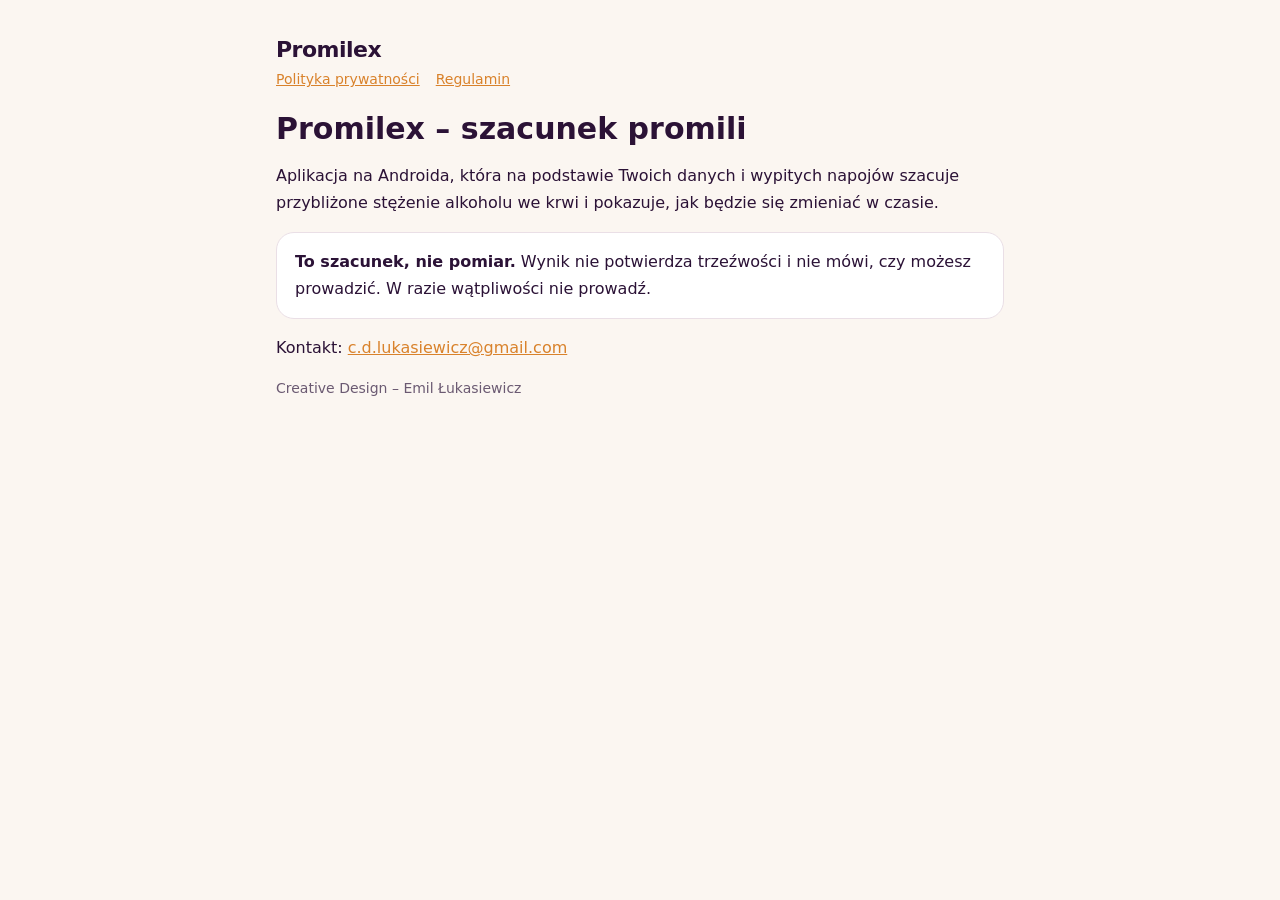
<file: index.html>
<!doctype html><html lang="pl"><head><meta charset="utf-8"><meta name="viewport" content="width=device-width,initial-scale=1">
<title>Promilex</title><link rel="stylesheet" href="style.css"></head><body><main>
<a class="logo" href="./">Promilex</a>
<nav><a href="polityka-prywatnosci.html">Polityka prywatności</a><a href="regulamin.html">Regulamin</a></nav>
<h1>Promilex – szacunek promili</h1>
<p>Aplikacja na Androida, która na podstawie Twoich danych i wypitych napojów szacuje przybliżone stężenie alkoholu we krwi i pokazuje, jak będzie się zmieniać w czasie.</p>
<div class="card"><strong>To szacunek, nie pomiar.</strong> Wynik nie potwierdza trzeźwości i nie mówi, czy możesz prowadzić. W razie wątpliwości nie prowadź.</div>
<p>Kontakt: <a href="mailto:c.d.lukasiewicz@gmail.com">c.d.lukasiewicz@gmail.com</a></p>
<p class="mut">Creative Design – Emil Łukasiewicz</p>
</main></body></html>
</file>
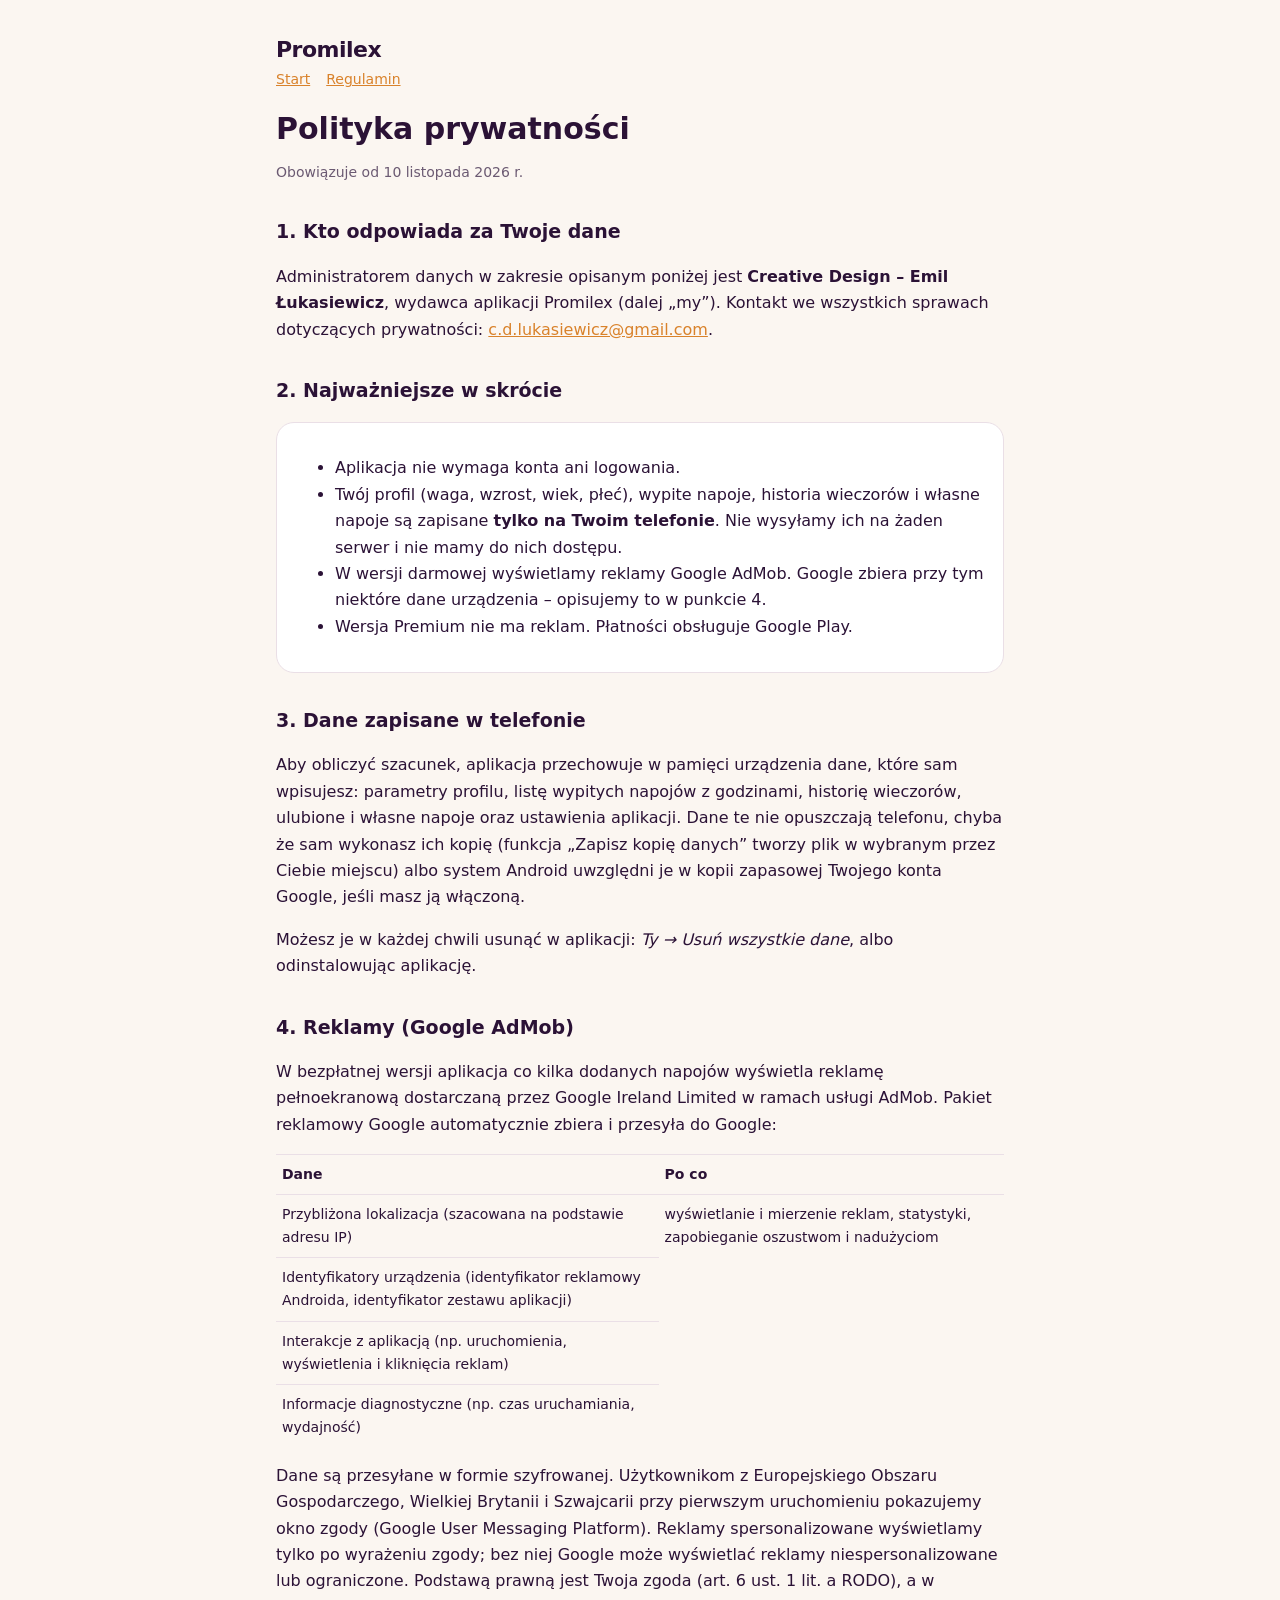
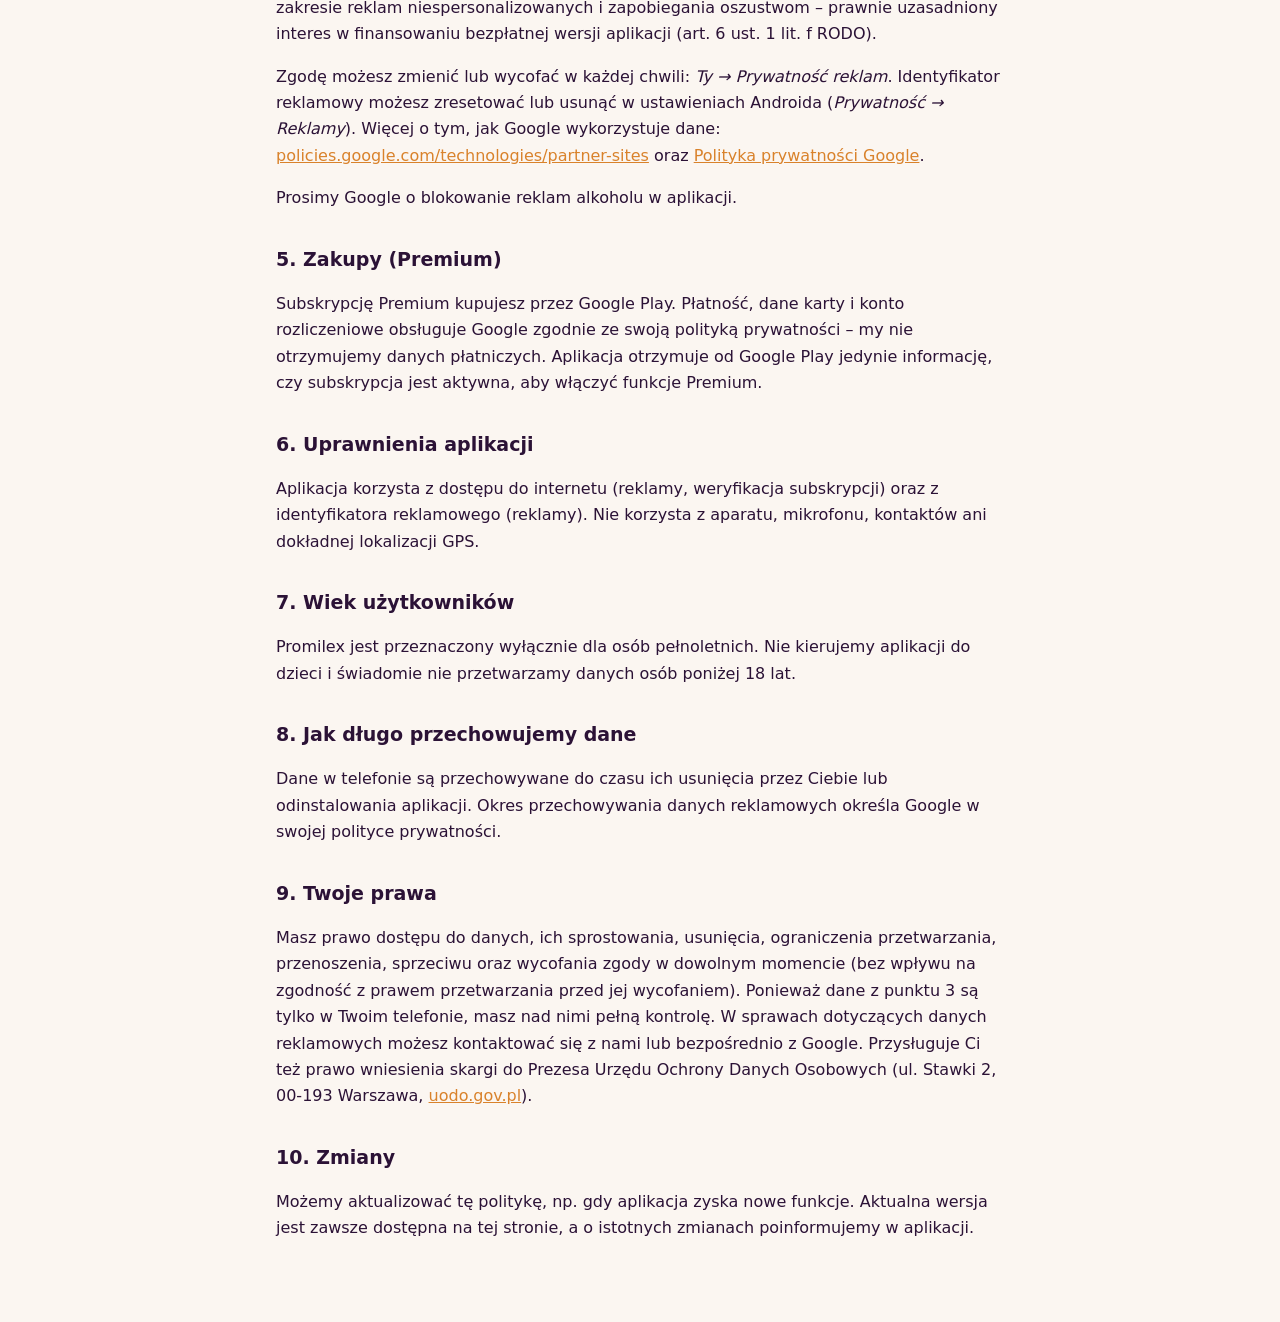
<file: polityka-prywatnosci.html>
<!doctype html><html lang="pl"><head><meta charset="utf-8"><meta name="viewport" content="width=device-width,initial-scale=1">
<title>Polityka prywatności – Promilex</title><link rel="stylesheet" href="style.css"></head><body><main>
<a class="logo" href="./">Promilex</a>
<nav><a href="./">Start</a><a href="regulamin.html">Regulamin</a></nav>
<h1>Polityka prywatności</h1>
<p class="mut">Obowiązuje od 10 listopada 2026 r.</p>

<h2>1. Kto odpowiada za Twoje dane</h2>
<p>Administratorem danych w zakresie opisanym poniżej jest <strong>Creative Design – Emil Łukasiewicz</strong>, wydawca aplikacji Promilex (dalej „my”). Kontakt we wszystkich sprawach dotyczących prywatności: <a href="mailto:c.d.lukasiewicz@gmail.com">c.d.lukasiewicz@gmail.com</a>.</p>

<h2>2. Najważniejsze w skrócie</h2>
<div class="card"><ul>
<li>Aplikacja nie wymaga konta ani logowania.</li>
<li>Twój profil (waga, wzrost, wiek, płeć), wypite napoje, historia wieczorów i własne napoje są zapisane <strong>tylko na Twoim telefonie</strong>. Nie wysyłamy ich na żaden serwer i nie mamy do nich dostępu.</li>
<li>W wersji darmowej wyświetlamy reklamy Google AdMob. Google zbiera przy tym niektóre dane urządzenia – opisujemy to w punkcie 4.</li>
<li>Wersja Premium nie ma reklam. Płatności obsługuje Google Play.</li>
</ul></div>

<h2>3. Dane zapisane w telefonie</h2>
<p>Aby obliczyć szacunek, aplikacja przechowuje w pamięci urządzenia dane, które sam wpisujesz: parametry profilu, listę wypitych napojów z godzinami, historię wieczorów, ulubione i własne napoje oraz ustawienia aplikacji. Dane te nie opuszczają telefonu, chyba że sam wykonasz ich kopię (funkcja „Zapisz kopię danych” tworzy plik w wybranym przez Ciebie miejscu) albo system Android uwzględni je w kopii zapasowej Twojego konta Google, jeśli masz ją włączoną.</p>
<p>Możesz je w każdej chwili usunąć w aplikacji: <em>Ty → Usuń wszystkie dane</em>, albo odinstalowując aplikację.</p>

<h2>4. Reklamy (Google AdMob)</h2>
<p>W bezpłatnej wersji aplikacja co kilka dodanych napojów wyświetla reklamę pełnoekranową dostarczaną przez Google Ireland Limited w ramach usługi AdMob. Pakiet reklamowy Google automatycznie zbiera i przesyła do Google:</p>
<table>
<tr><th>Dane</th><th>Po co</th></tr>
<tr><td>Przybliżona lokalizacja (szacowana na podstawie adresu IP)</td><td rowspan="4">wyświetlanie i mierzenie reklam, statystyki, zapobieganie oszustwom i nadużyciom</td></tr>
<tr><td>Identyfikatory urządzenia (identyfikator reklamowy Androida, identyfikator zestawu aplikacji)</td></tr>
<tr><td>Interakcje z aplikacją (np. uruchomienia, wyświetlenia i kliknięcia reklam)</td></tr>
<tr><td>Informacje diagnostyczne (np. czas uruchamiania, wydajność)</td></tr>
</table>
<p>Dane są przesyłane w formie szyfrowanej. Użytkownikom z Europejskiego Obszaru Gospodarczego, Wielkiej Brytanii i Szwajcarii przy pierwszym uruchomieniu pokazujemy okno zgody (Google User Messaging Platform). Reklamy spersonalizowane wyświetlamy tylko po wyrażeniu zgody; bez niej Google może wyświetlać reklamy niespersonalizowane lub ograniczone. Podstawą prawną jest Twoja zgoda (art. 6 ust. 1 lit. a RODO), a w zakresie reklam niespersonalizowanych i zapobiegania oszustwom – prawnie uzasadniony interes w finansowaniu bezpłatnej wersji aplikacji (art. 6 ust. 1 lit. f RODO).</p>
<p>Zgodę możesz zmienić lub wycofać w każdej chwili: <em>Ty → Prywatność reklam</em>. Identyfikator reklamowy możesz zresetować lub usunąć w ustawieniach Androida (<em>Prywatność → Reklamy</em>). Więcej o tym, jak Google wykorzystuje dane: <a href="https://policies.google.com/technologies/partner-sites?hl=pl">policies.google.com/technologies/partner-sites</a> oraz <a href="https://policies.google.com/privacy?hl=pl">Polityka prywatności Google</a>.</p>
<p>Prosimy Google o blokowanie reklam alkoholu w aplikacji.</p>

<h2>5. Zakupy (Premium)</h2>
<p>Subskrypcję Premium kupujesz przez Google Play. Płatność, dane karty i konto rozliczeniowe obsługuje Google zgodnie ze swoją polityką prywatności – my nie otrzymujemy danych płatniczych. Aplikacja otrzymuje od Google Play jedynie informację, czy subskrypcja jest aktywna, aby włączyć funkcje Premium.</p>

<h2>6. Uprawnienia aplikacji</h2>
<p>Aplikacja korzysta z dostępu do internetu (reklamy, weryfikacja subskrypcji) oraz z identyfikatora reklamowego (reklamy). Nie korzysta z aparatu, mikrofonu, kontaktów ani dokładnej lokalizacji GPS.</p>

<h2>7. Wiek użytkowników</h2>
<p>Promilex jest przeznaczony wyłącznie dla osób pełnoletnich. Nie kierujemy aplikacji do dzieci i świadomie nie przetwarzamy danych osób poniżej 18 lat.</p>

<h2>8. Jak długo przechowujemy dane</h2>
<p>Dane w telefonie są przechowywane do czasu ich usunięcia przez Ciebie lub odinstalowania aplikacji. Okres przechowywania danych reklamowych określa Google w swojej polityce prywatności.</p>

<h2>9. Twoje prawa</h2>
<p>Masz prawo dostępu do danych, ich sprostowania, usunięcia, ograniczenia przetwarzania, przenoszenia, sprzeciwu oraz wycofania zgody w dowolnym momencie (bez wpływu na zgodność z prawem przetwarzania przed jej wycofaniem). Ponieważ dane z punktu 3 są tylko w Twoim telefonie, masz nad nimi pełną kontrolę. W sprawach dotyczących danych reklamowych możesz kontaktować się z nami lub bezpośrednio z Google. Przysługuje Ci też prawo wniesienia skargi do Prezesa Urzędu Ochrony Danych Osobowych (ul. Stawki 2, 00-193 Warszawa, <a href="https://uodo.gov.pl">uodo.gov.pl</a>).</p>

<h2>10. Zmiany</h2>
<p>Możemy aktualizować tę politykę, np. gdy aplikacja zyska nowe funkcje. Aktualna wersja jest zawsze dostępna na tej stronie, a o istotnych zmianach poinformujemy w aplikacji.</p>
</main></body></html>
</file>
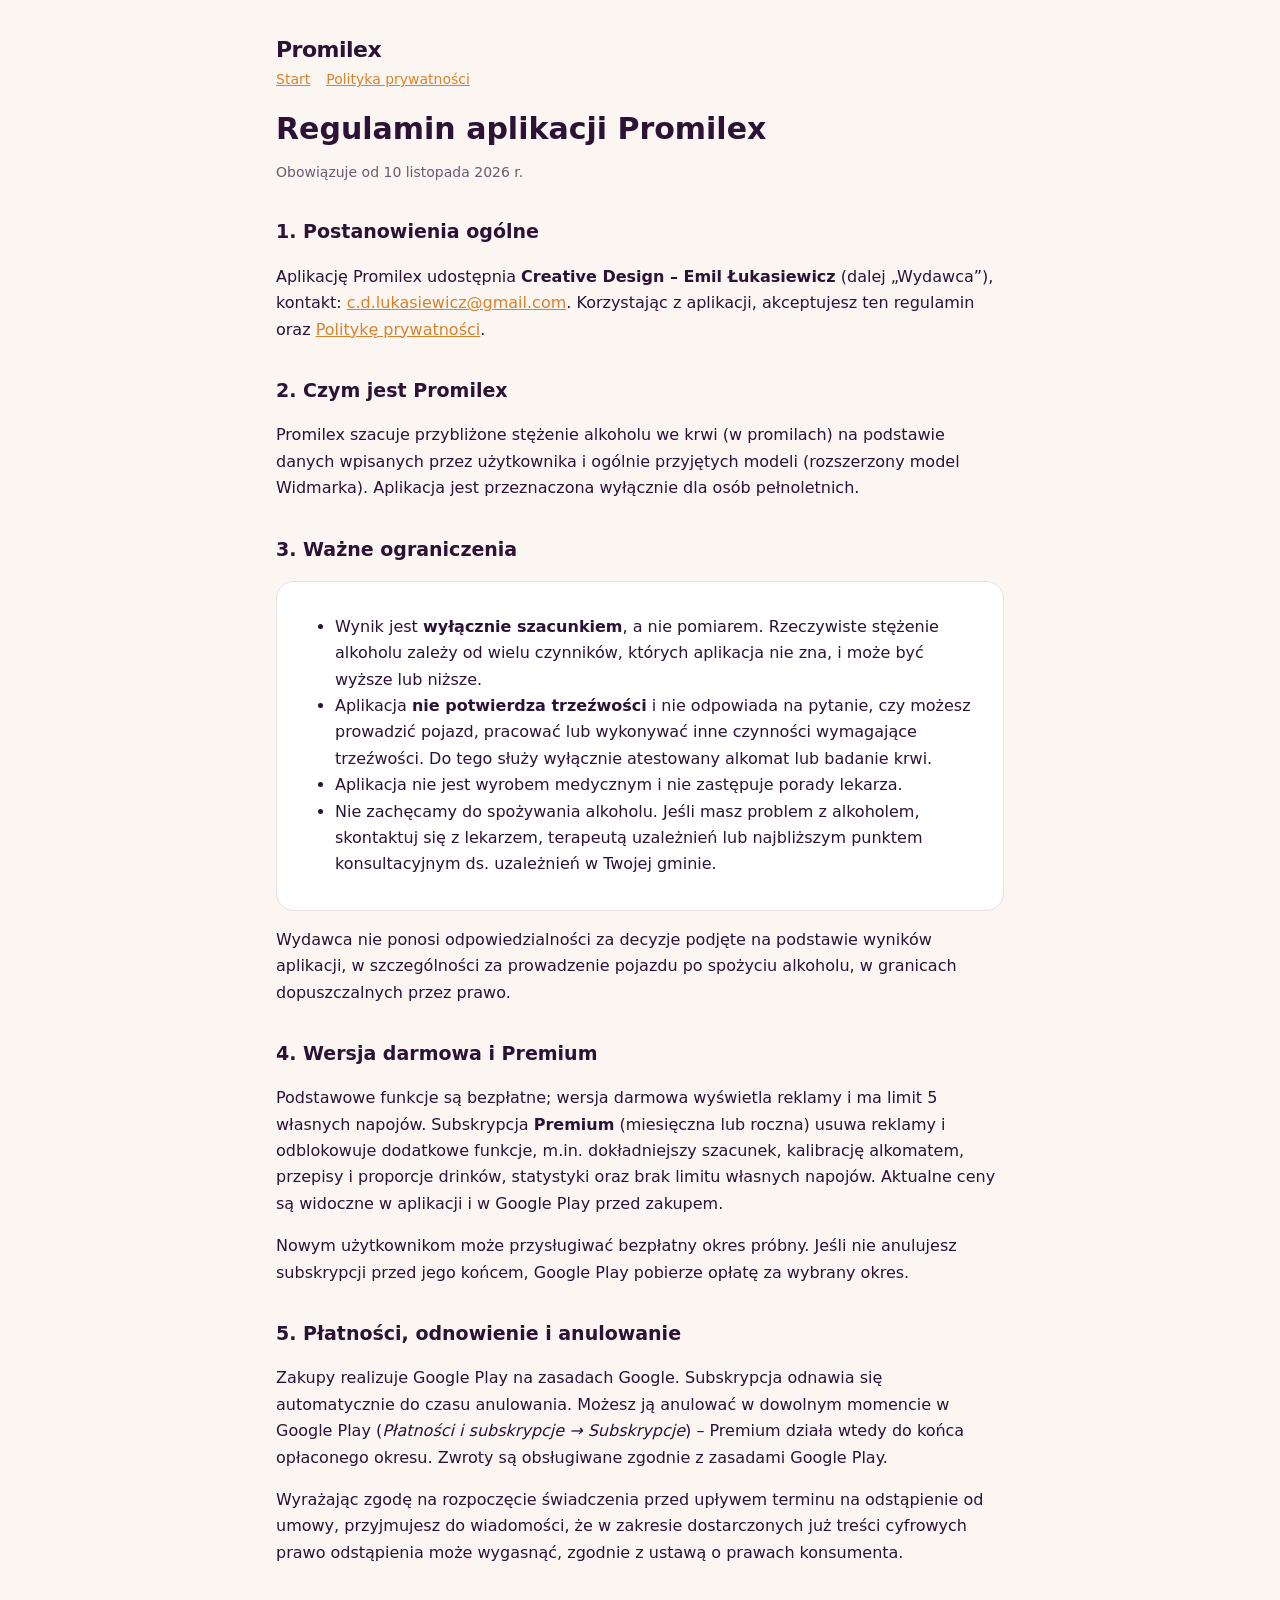
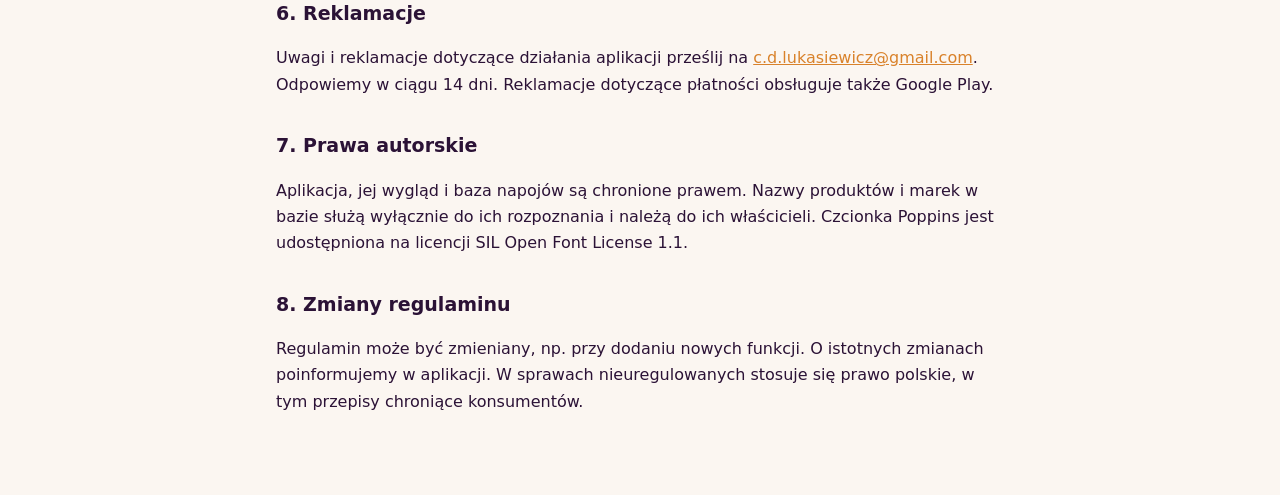
<file: regulamin.html>
<!doctype html><html lang="pl"><head><meta charset="utf-8"><meta name="viewport" content="width=device-width,initial-scale=1">
<title>Regulamin – Promilex</title><link rel="stylesheet" href="style.css"></head><body><main>
<a class="logo" href="./">Promilex</a>
<nav><a href="./">Start</a><a href="polityka-prywatnosci.html">Polityka prywatności</a></nav>
<h1>Regulamin aplikacji Promilex</h1>
<p class="mut">Obowiązuje od 10 listopada 2026 r.</p>

<h2>1. Postanowienia ogólne</h2>
<p>Aplikację Promilex udostępnia <strong>Creative Design – Emil Łukasiewicz</strong> (dalej „Wydawca”), kontakt: <a href="mailto:c.d.lukasiewicz@gmail.com">c.d.lukasiewicz@gmail.com</a>. Korzystając z aplikacji, akceptujesz ten regulamin oraz <a href="polityka-prywatnosci.html">Politykę prywatności</a>.</p>

<h2>2. Czym jest Promilex</h2>
<p>Promilex szacuje przybliżone stężenie alkoholu we krwi (w promilach) na podstawie danych wpisanych przez użytkownika i ogólnie przyjętych modeli (rozszerzony model Widmarka). Aplikacja jest przeznaczona wyłącznie dla osób pełnoletnich.</p>

<h2>3. Ważne ograniczenia</h2>
<div class="card"><ul>
<li>Wynik jest <strong>wyłącznie szacunkiem</strong>, a nie pomiarem. Rzeczywiste stężenie alkoholu zależy od wielu czynników, których aplikacja nie zna, i może być wyższe lub niższe.</li>
<li>Aplikacja <strong>nie potwierdza trzeźwości</strong> i nie odpowiada na pytanie, czy możesz prowadzić pojazd, pracować lub wykonywać inne czynności wymagające trzeźwości. Do tego służy wyłącznie atestowany alkomat lub badanie krwi.</li>
<li>Aplikacja nie jest wyrobem medycznym i nie zastępuje porady lekarza.</li>
<li>Nie zachęcamy do spożywania alkoholu. Jeśli masz problem z alkoholem, skontaktuj się z lekarzem, terapeutą uzależnień lub najbliższym punktem konsultacyjnym ds. uzależnień w Twojej gminie.</li>
</ul></div>
<p>Wydawca nie ponosi odpowiedzialności za decyzje podjęte na podstawie wyników aplikacji, w szczególności za prowadzenie pojazdu po spożyciu alkoholu, w granicach dopuszczalnych przez prawo.</p>

<h2>4. Wersja darmowa i Premium</h2>
<p>Podstawowe funkcje są bezpłatne; wersja darmowa wyświetla reklamy i ma limit 5 własnych napojów. Subskrypcja <strong>Premium</strong> (miesięczna lub roczna) usuwa reklamy i odblokowuje dodatkowe funkcje, m.in. dokładniejszy szacunek, kalibrację alkomatem, przepisy i proporcje drinków, statystyki oraz brak limitu własnych napojów. Aktualne ceny są widoczne w aplikacji i w Google Play przed zakupem.</p>
<p>Nowym użytkownikom może przysługiwać bezpłatny okres próbny. Jeśli nie anulujesz subskrypcji przed jego końcem, Google Play pobierze opłatę za wybrany okres.</p>

<h2>5. Płatności, odnowienie i anulowanie</h2>
<p>Zakupy realizuje Google Play na zasadach Google. Subskrypcja odnawia się automatycznie do czasu anulowania. Możesz ją anulować w dowolnym momencie w Google Play (<em>Płatności i subskrypcje → Subskrypcje</em>) – Premium działa wtedy do końca opłaconego okresu. Zwroty są obsługiwane zgodnie z zasadami Google Play.</p>
<p>Wyrażając zgodę na rozpoczęcie świadczenia przed upływem terminu na odstąpienie od umowy, przyjmujesz do wiadomości, że w zakresie dostarczonych już treści cyfrowych prawo odstąpienia może wygasnąć, zgodnie z ustawą o prawach konsumenta.</p>

<h2>6. Reklamacje</h2>
<p>Uwagi i reklamacje dotyczące działania aplikacji prześlij na <a href="mailto:c.d.lukasiewicz@gmail.com">c.d.lukasiewicz@gmail.com</a>. Odpowiemy w ciągu 14 dni. Reklamacje dotyczące płatności obsługuje także Google Play.</p>

<h2>7. Prawa autorskie</h2>
<p>Aplikacja, jej wygląd i baza napojów są chronione prawem. Nazwy produktów i marek w bazie służą wyłącznie do ich rozpoznania i należą do ich właścicieli. Czcionka Poppins jest udostępniona na licencji SIL Open Font License 1.1.</p>

<h2>8. Zmiany regulaminu</h2>
<p>Regulamin może być zmieniany, np. przy dodaniu nowych funkcji. O istotnych zmianach poinformujemy w aplikacji. W sprawach nieuregulowanych stosuje się prawo polskie, w tym przepisy chroniące konsumentów.</p>
</main></body></html>
</file>
<file: style.css>
:root{--bg:#fbf6f1;--fg:#2b1236;--mut:#6b5a72;--card:#fff;--acc:#d9822b;--line:#eadfe6}
@media (prefers-color-scheme:dark){:root{--bg:#1c0f22;--fg:#f6ece2;--mut:#c4b3cc;--card:#28162f;--acc:#ffb53d;--line:#3a2643}}
*{box-sizing:border-box}body{margin:0;background:var(--bg);color:var(--fg);font:16px/1.65 Poppins,system-ui,-apple-system,"Segoe UI",sans-serif}
main{max-width:760px;margin:0 auto;padding:32px 16px 64px}
h1{font-size:30px;line-height:1.2;margin:8px 0 4px}h2{font-size:19px;margin:32px 0 8px}
p,li{color:var(--fg)}.mut{color:var(--mut);font-size:14px}a{color:var(--acc)}
.card{background:var(--card);border:1px solid var(--line);border-radius:18px;padding:16px 18px;margin:16px 0}
.logo{font-weight:800;letter-spacing:-.5px;font-size:22px;text-decoration:none;color:var(--fg)}
nav{display:flex;gap:16px;flex-wrap:wrap;margin-bottom:20px;font-size:14px}
table{border-collapse:collapse;width:100%;font-size:14px}td,th{border-top:1px solid var(--line);padding:8px 6px;text-align:left;vertical-align:top}
</file>
